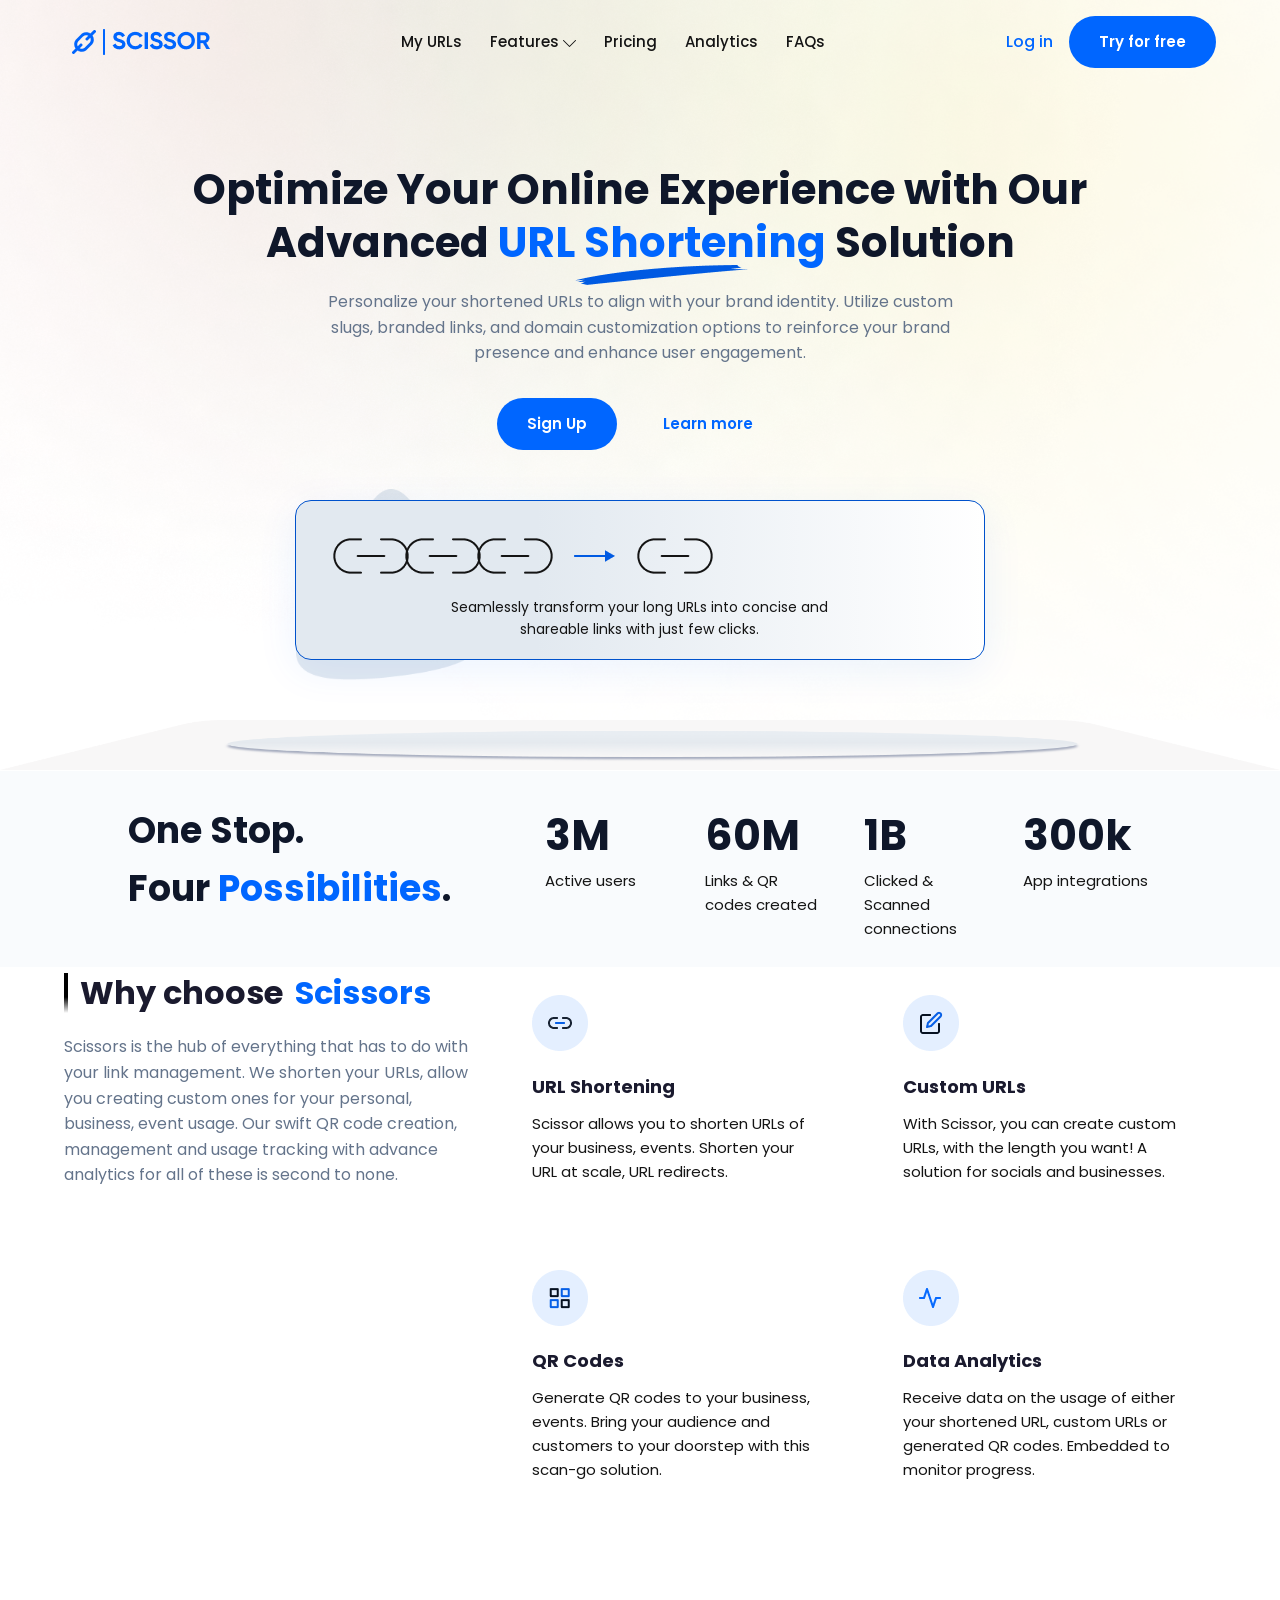
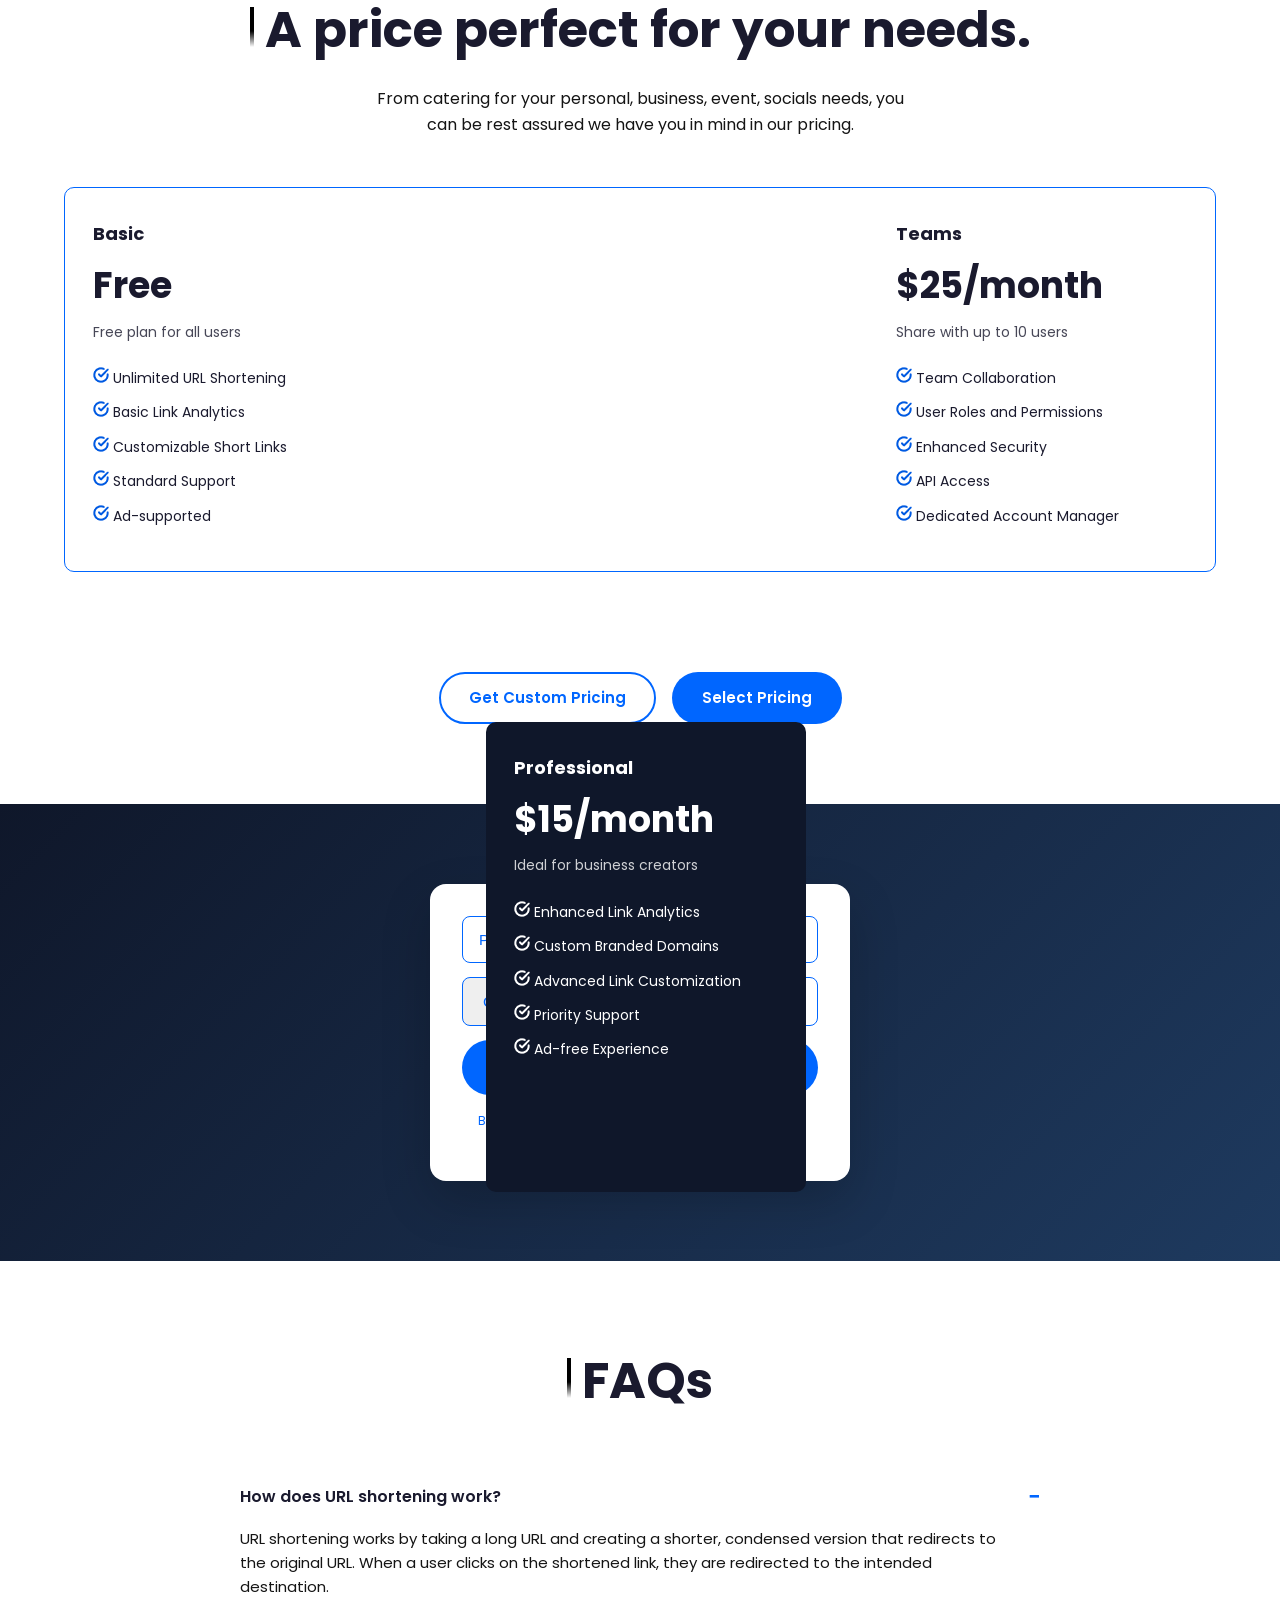
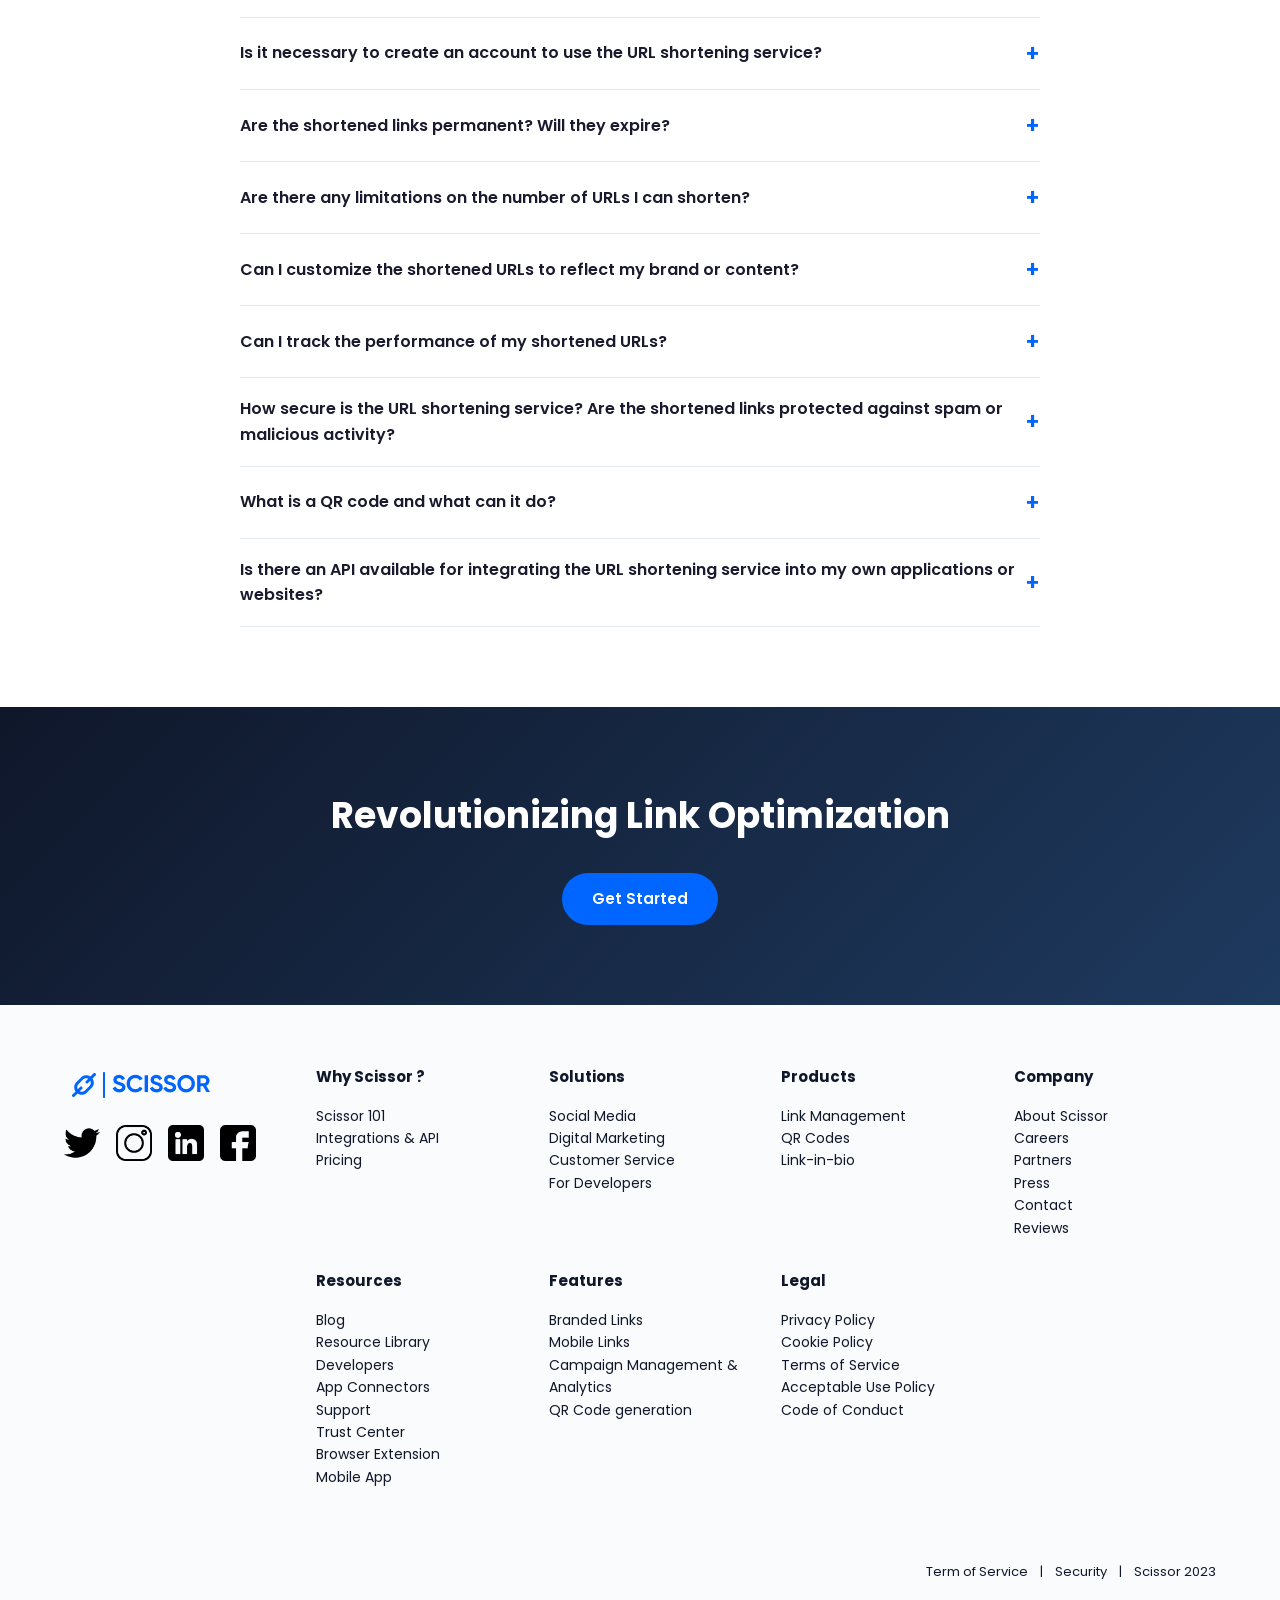
<file: index.html>
<!DOCTYPE html>
<html lang="en">
<head>
    <meta charset="UTF-8">
    <meta name="viewport" content="width=device-width, initial-scale=1.0">
    <title>SCISSOR WEBPAGE</title>
    <link rel="stylesheet" href="styles.css">
     <link href="https://fonts.googleapis.com/css2?family=Poppins:wght@300;400;500;600;700&display=swap" rel="stylesheet">
</head>
<body>

     <main>
    <header class="header">
        <div class="container headerContent">
            <a href="#" class="logo">
                <img src="Logo.png" alt="logoicon" class="logo-icon" >
            </a>
            <nav class="nav">
                <a href="#">My URLs</a>
                <a href="#features">Features <img src="Vector.png" alt="down-chevron" class="down-chevron"></a>
                <a href="#pricing">Pricing</a>
                <a href="#">Analytics</a>
                <a href="#faqs">FAQs</a>
            </nav>
            <div class="headerActions">
                <a href="#" class="btnText">Log in</a>
                <a href="#" class="btn btnPrimary">Try for free</a>
            </div>
        </div>
    </header>

    <section class="hero">
        <div class="container">
            <h1>Optimize Your Online Experience with Our<br>Advanced <span class="highlight">URL Shortening </span> Solution
            </h1>
            <p class="heroDetail">
                Personalize your shortened URLs to align with your brand identity. Utilize custom slugs, branded links, and domain customization options to reinforce your brand presence and enhance user engagement.
            </p>
            <div class="heroButtons">
                <a href="#" class="btn btnPrimary">Sign Up</a>
                <a href="#" class="btn btnOutline">Learn more</a>
            </div>

            <div class="heroIllustration">
                   <img src="Frame 1000001716.png" alt="Chain frame" class="chain" >
                   <img src="Vector 2.png" alt="vector 2" class="vector2">
                <p class="illustrationText">Seamlessly transform your long URLs into concise and shareable links with just few clicks.</p>
            </div>
        </div>
    </section>

    </main>

    <!-- Floating Bottom-->
    <img src="Group 3.png" alt="group 3"class="group3">

    <!-- Statistics Section -->
    <section class="stats">        
        <div class="statsGrid">
            <h2>One Stop.<br>Four<span> Possibilities</span>.</h2>
            <div class="statItem">
                <h3>3M</h3>
                <p>Active users</p>
            </div>
                <div class="statItem">
                    <h3>60M</h3>
                    <p>Links & QR <br>codes created</p>
                </div>
                <div class="statItem">
                    <h3>1B</h3>
                    <p>Clicked & Scanned connections</p>
                </div>
                <div class="statItem">
                    <h3>300k</h3>
                    <p>App integrations</p>
                </div>
            </div>        
    </section>

    <!-- Why Section -->
    <section class="Choose" >
        <div class="container">
            <div class="featuresGrid">

                 <div class="whyHeader">
                <h2><span class="bar"></span> Why choose <span > Scissors</span> </h2>
                <p>
                    Scissors is the hub of everything that has to do with your link management. We shorten your URLs, allow you creating custom ones for your personal, business, event usage. Our swift QR code creation, management and usage tracking with advance analytics for all of these is second to none.</p>
            </div>

                <div class="featureCard">
                    <img class="icon" src="Group 6.png" alt="Link Logo">
                    <h3>URL Shortening</h3>
                    <p>Scissor allows you to shorten URLs of your business, events. Shorten your URL at scale, URL redirects.</p>
                </div>
                <div class="featureCard">
                    <img class="icon" src="Group 6 (1).png" alt="Url Logo">
                    <h3>Custom URLs</h3>
                    <p>With Scissor, you can create custom URLs, with the length you want! A solution for socials and businesses.</p>
                </div>
                <div class="featureCard">
                    <img class="icon" src="Group 6 (2).png" alt="Link Logo">
                    <h3>QR Codes</h3>
                    <p>Generate QR codes to your business, events. Bring your audience and customers to your doorstep with this scan-go solution.</p>
                </div>
                <div class="featureCard">
                    <img class="icon" src="Group 6 (3).png" alt="Link Logo">
                    <h3>Data Analytics</h3>
                    <p>Receive data on the usage of either your shortened URL, custom URLs or generated QR codes. Embedded to monitor progress.</p>
                </div>
            </div>
        </div>
    </section>

    <section class="pricing">
        <div class="container">
            <h2><span class="bar"></span> A price perfect for your needs.</h2>
            <p class="pricingSub">
                From catering for your personal, business, event, socials needs, you can be rest assured we have you in mind in our pricing.
            </p>

            <div class="pricingCards basic">
                <div class="priceCard">
                    <h3>Basic</h3>
                    <div class="price">Free</div>
                    <p class="planDetail">Free plan for all users</p>
                    <ul>
                        <li><img src="check-circle (1).png" alt="Vector Check"> Unlimited URL Shortening</li>
                        <li><img src="check-circle (1).png" alt="Vector Check"> Basic Link Analytics</li>
                        <li><img src="check-circle (1).png" alt="Vector Check"> Customizable Short Links</li>
                        <li><img src="check-circle (1).png" alt="Vector Check"> Standard Support</li>
                        <li><img src="check-circle (1).png" alt="Vector Check"> Ad-supported</li>
                    </ul>
                </div>

                <div class="priceCard featured">
                    <h3>Professional</h3>
                    <div class="price">$15<span>/month</span></div>
                    <p class="planDetail">Ideal for business creators</p>
                    <ul>
                        <li><img src="check-circle.png" alt="Vector Check"> Enhanced Link Analytics</li>
                        <li><img src="check-circle.png" alt="Vector Check"> Custom Branded Domains</li>
                        <li><img src="check-circle.png" alt="Vector Check"> Advanced Link Customization</li>
                        <li><img src="check-circle.png" alt="Vector Check"> Priority Support</li>
                        <li><img src="check-circle.png" alt="Vector Check"> Ad-free Experience</li>
                    </ul>
                </div>

                <div class="priceCard teams">
                    <h3>Teams</h3>
                    <div class="price">$25<span>/month</span></div>
                    <p class="planDetail">Share with up to 10 users</p>
                    <ul>
                        <li><img src="check-circle (1).png" alt="Vector Check"> Team Collaboration</li>
                        <li><img src="check-circle (1).png" alt="Vector Check"> User Roles and Permissions</li>
                        <li><img src="check-circle (1).png" alt="Vector Check"> Enhanced Security</li>
                        <li><img src="check-circle (1).png" alt="Vector Check"> API Access</li>
                        <li><img src="check-circle (1).png" alt="Vector Check"> Dedicated Account Manager</li>
                    </ul>
                </div>
            </div>

            <div class="pricingActions">
                <a href="#" class="btn btnOutline2">Get Custom Pricing</a>
                <a href="#" class="btn btnPrimary">Select Pricing</a>
            </div>
        </div>
    </section>

    <!-- URL Shortener  -->
    <section class="shortener">
        <div class="container">
            <div class="toolCard">
                <input type="url" placeholder="Paste URL here..." class="urlInput">
                <div class="toolRow">
                    <select class="domainSelect">
                        <option>Choose Domain</option>
                        <option>Edikan's Domain</option>
                        <option>AltSchool Domain</option>
                    </select>
                    <input type="text" placeholder="Type Alias here" class="aliasInput">
                </div>
                <button class="btn btnPrimary fullWidth">Trim URL <img src="magic wand.png" alt="magic wand"></button>
                <p class="legalText">By clicking Trim URL, I agree to the <a href="#">Terms of Service</a>, 
                    <a href="#">Privacy Policy</a> and Use of Cookies.
                </p>
            </div>
        </div>
    </section>

    <!-- FAQ Section -->
    <section class="faq">
        <div class="container">
            <h2><span class="bar"></span> FAQs</h2>
            <div class="faqList">
                <details open>
                    <summary open>How does URL shortening work?</summary>
                    <p>URL shortening works by taking a long URL and creating a shorter, condensed version that redirects to the original URL. When a user clicks on the shortened link, they are redirected to the intended destination.</p>
                </details>
                <details>
                    <summary>Is it necessary to create an account to use the URL shortening service?</summary>
                   
                </details>
                <details>
                    <summary>Are the shortened links permanent? Will they expire?</summary>                    
                </details>
                <details>
                    <summary>Are there any limitations on the number of URLs I can shorten?</summary>
                </details>
                <details>
                    <summary>Can I customize the shortened URLs to reflect my brand or content?</summary>
                </details>
                <details>
                    <summary>Can I track the performance of my shortened URLs?</summary>
                </details>
                <details>
                    <summary>How secure is the URL shortening service? Are the shortened links protected against spam or malicious activity?</summary>
                </details>
                <details>
                    <summary>What is a QR code and what can it do?</summary>                    
                </details>
                <details>
                    <summary>Is there an API available for integrating the URL shortening service into my own applications or websites?</summary>
                </details>
            </div>
        </div>
    </section>

    <section class="CTA">
        <div class="container">
            <h2>Revolutionizing Link Optimization</h2>
            <a href="#" class="btn btnPrimary">Get Started</a>
        </div>
    </section>

    <!-- Footer -->
    <footer class="footer">
        <div class="container">
            <div class="footerTop">
                <div class="footerBrand">
                    <a href="#" class="logo">
                <img src="Logo.png" alt="logoicon" class="logo-icon" >
            </a>
                    <div class="socials">
                        <a href="#"><img src="twitter.png" alt="Twitter Logo"></a>
                        <a href="#"><img src="instagram.png" alt="Instagram Logo"></a>
                        <a href="#"><img src="linkedin.png" alt="LinkedIn Logo"></a>
                        <a href="#"><img src="facebook.png" alt="Facebook Logo"></a>
                    </div>
                </div>

                <div class="footerLinks">
                    <div>
                        <h4>Why Scissor ?</h4>
                        <a href="#">Scissor 101</a>
                        <a href="#">Integrations & API</a>
                        <a href="#">Pricing</a>
                    </div>
                    <div>
                        <h4>Solutions</h4>
                        <a href="#">Social Media</a>
                        <a href="#">Digital Marketing</a>
                        <a href="#">Customer Service</a>
                        <a href="#">For Developers</a>
                    </div>
                    <div>
                        <h4>Products</h4>
                        <a href="#">Link Management</a>
                        <a href="#">QR Codes</a>
                        <a href="#">Link-in-bio</a>
                    </div>
                    <div>
                        <h4>Company</h4>
                        <a href="#">About Scissor</a>
                        <a href="#">Careers</a>
                        <a href="#">Partners</a>
                        <a href="#">Press</a>
                        <a href="#">Contact</a>
                        <a href="#">Reviews</a>
                    </div>
                    <div>
                        <h4>Resources</h4>
                        <a href="#">Blog</a>
                        <a href="#">Resource Library</a>
                        <a href="#">Developers</a>
                        <a href="#">App Connectors</a>
                        <a href="#">Support</a>
                        <a href="#">Trust Center</a>
                        <a href="#">Browser Extension</a>
                        <a href="#">Mobile App</a>
                    </div>
                    <div>
                        <h4>Features</h4>
                        <a href="#">Branded Links</a>
                        <a href="#">Mobile Links</a>
                        <a href="#">Campaign Management & Analytics</a>
                        <a href="#">QR Code generation</a>
                    </div>
                    <div>
                        <h4>Legal</h4>
                        <a href="#">Privacy Policy</a>
                        <a href="#">Cookie Policy</a>
                        <a href="#">Terms of Service</a>
                        <a href="#">Acceptable Use Policy</a>
                        <a href="#">Code of Conduct</a>
                    </div>
                </div>
            </div>

            <div class="footerBottom">
                <p><pre>Term of Service    |    Security    |    Scissor 2023</pre></p>
            </div>
        </div>
    </footer>
</body>
</html>
</file>
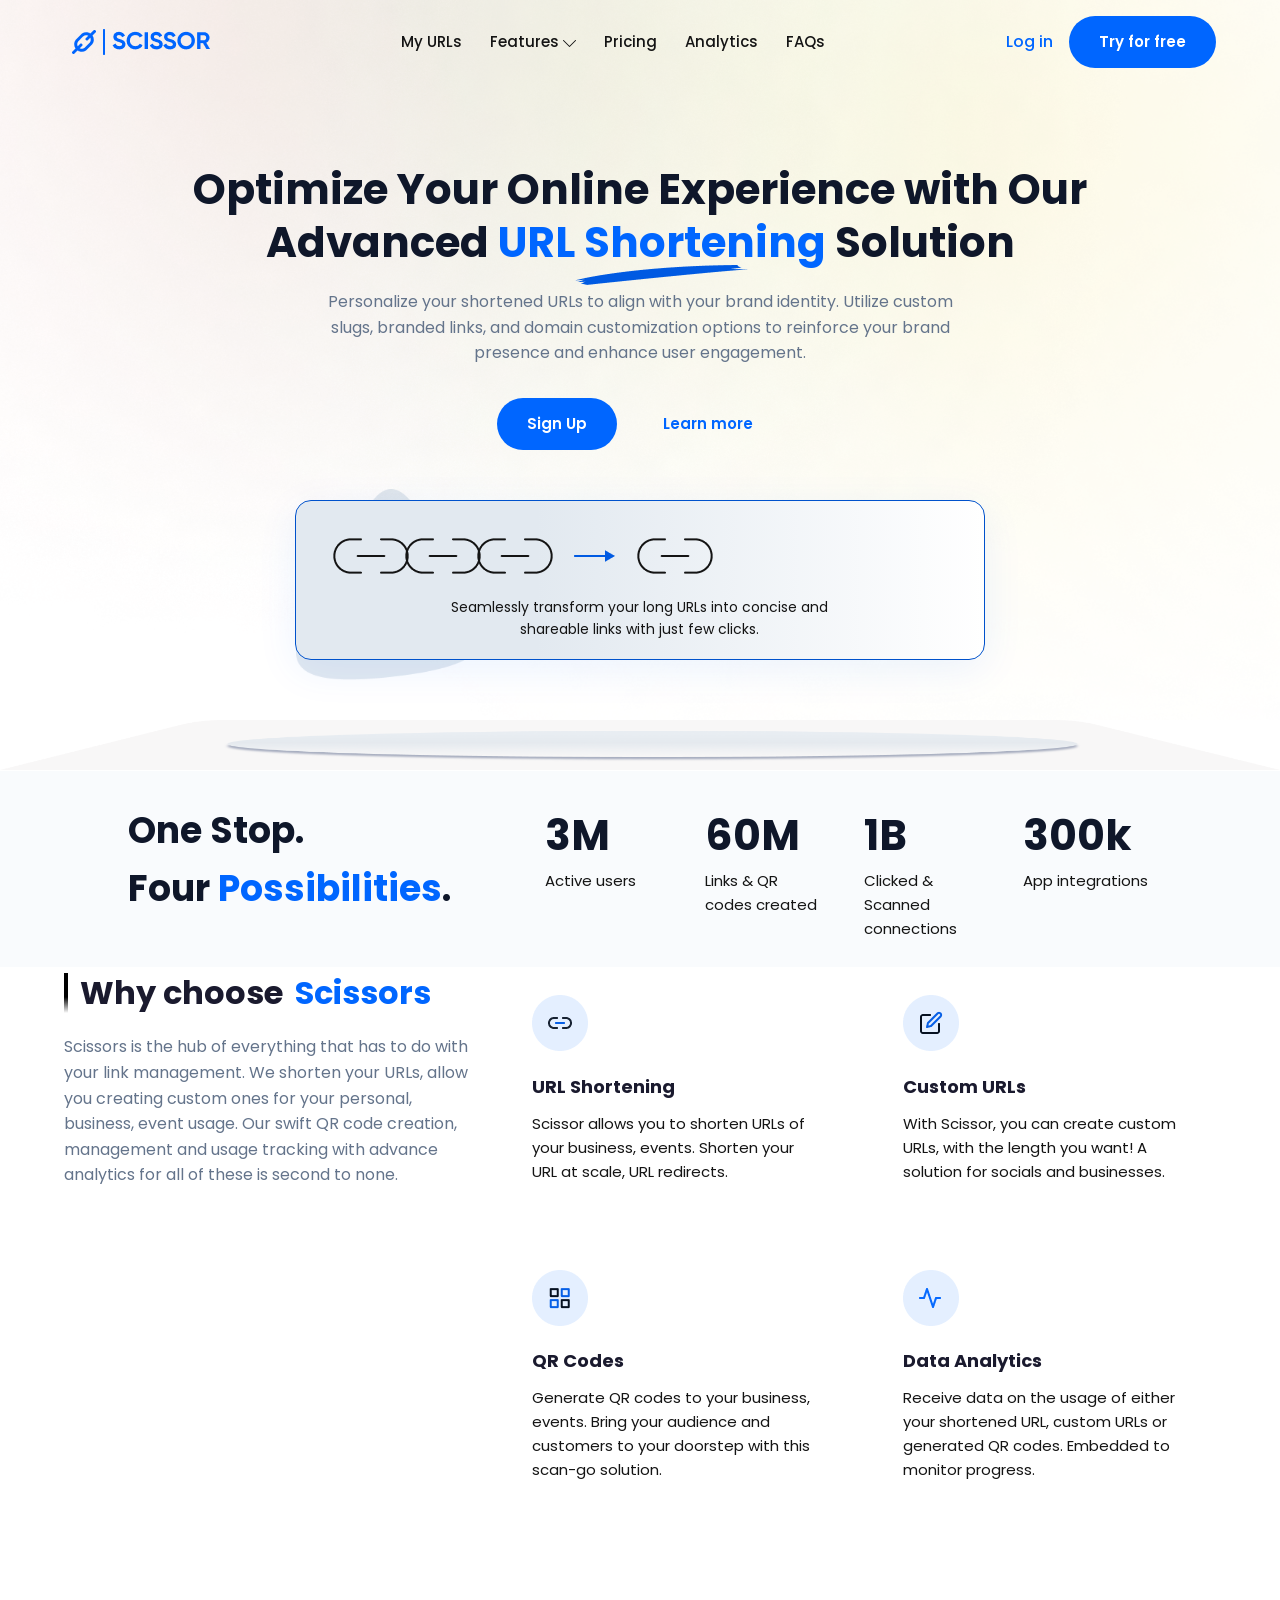
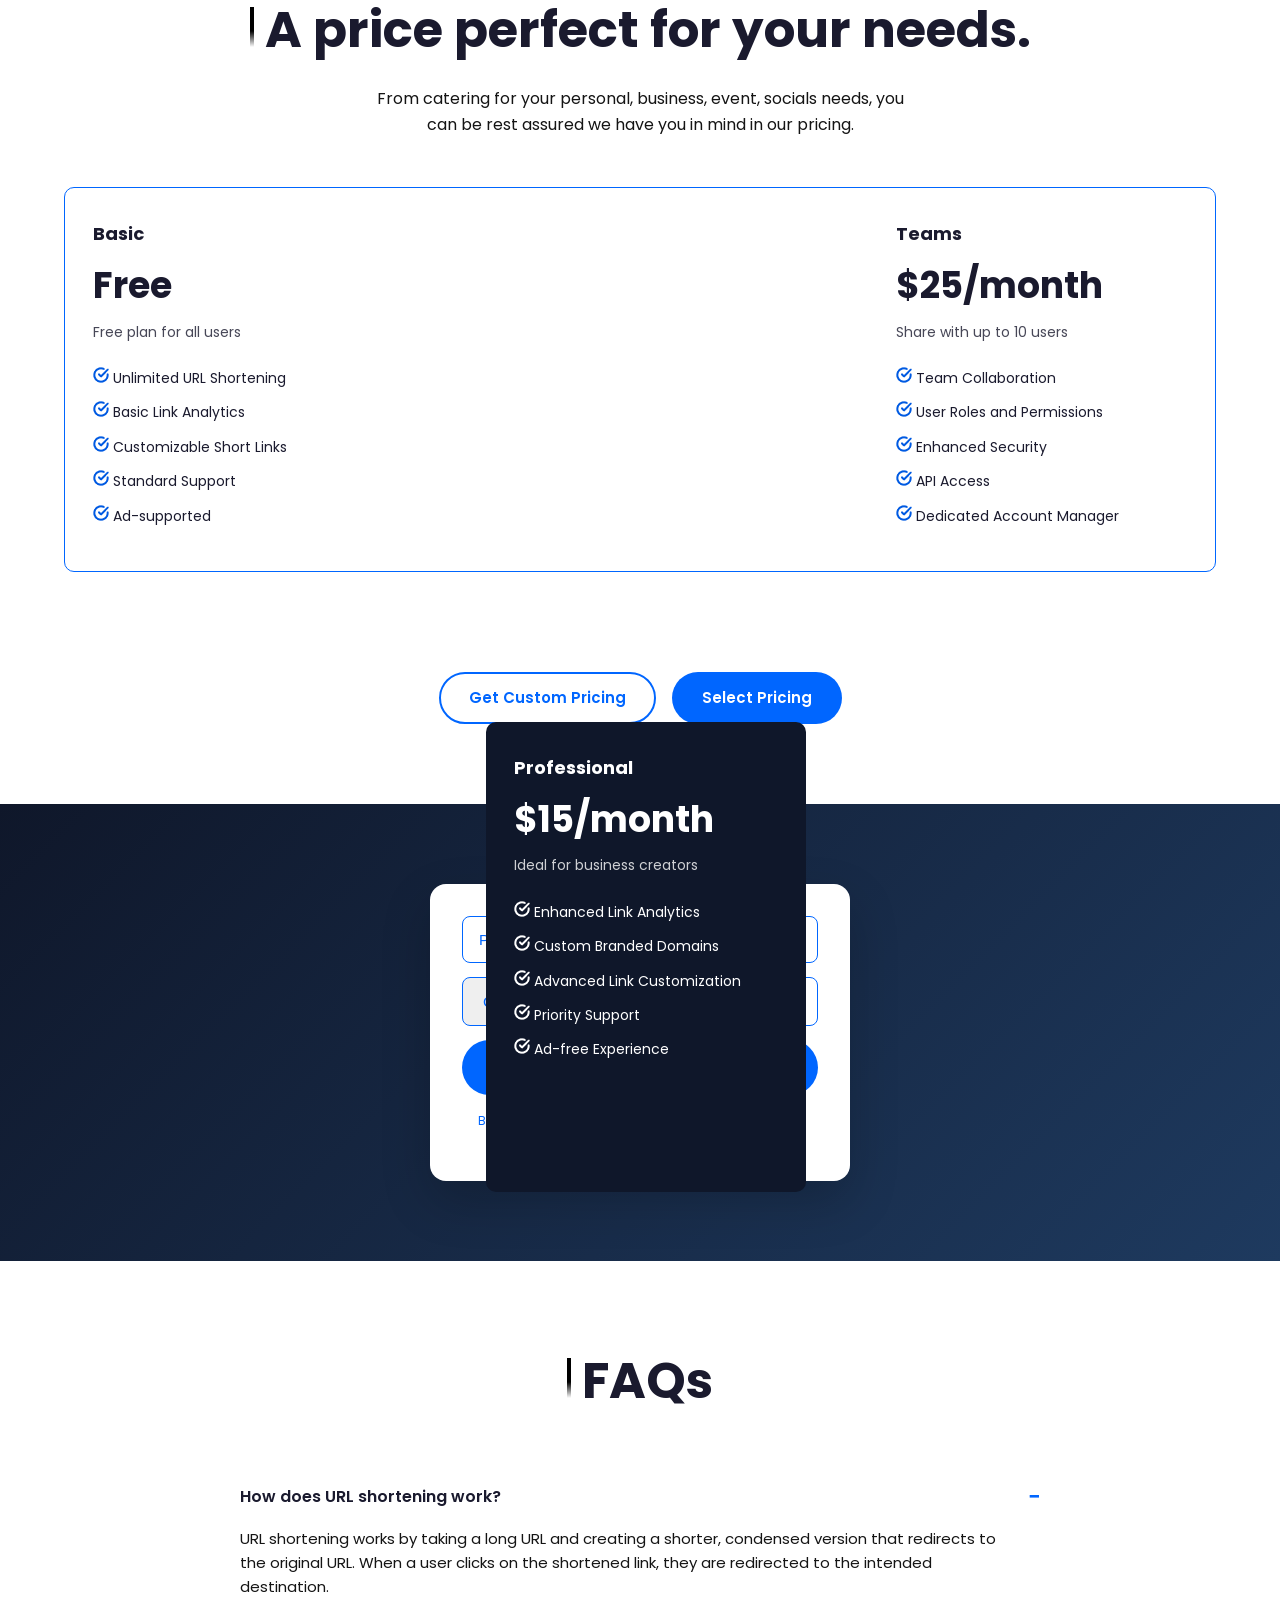
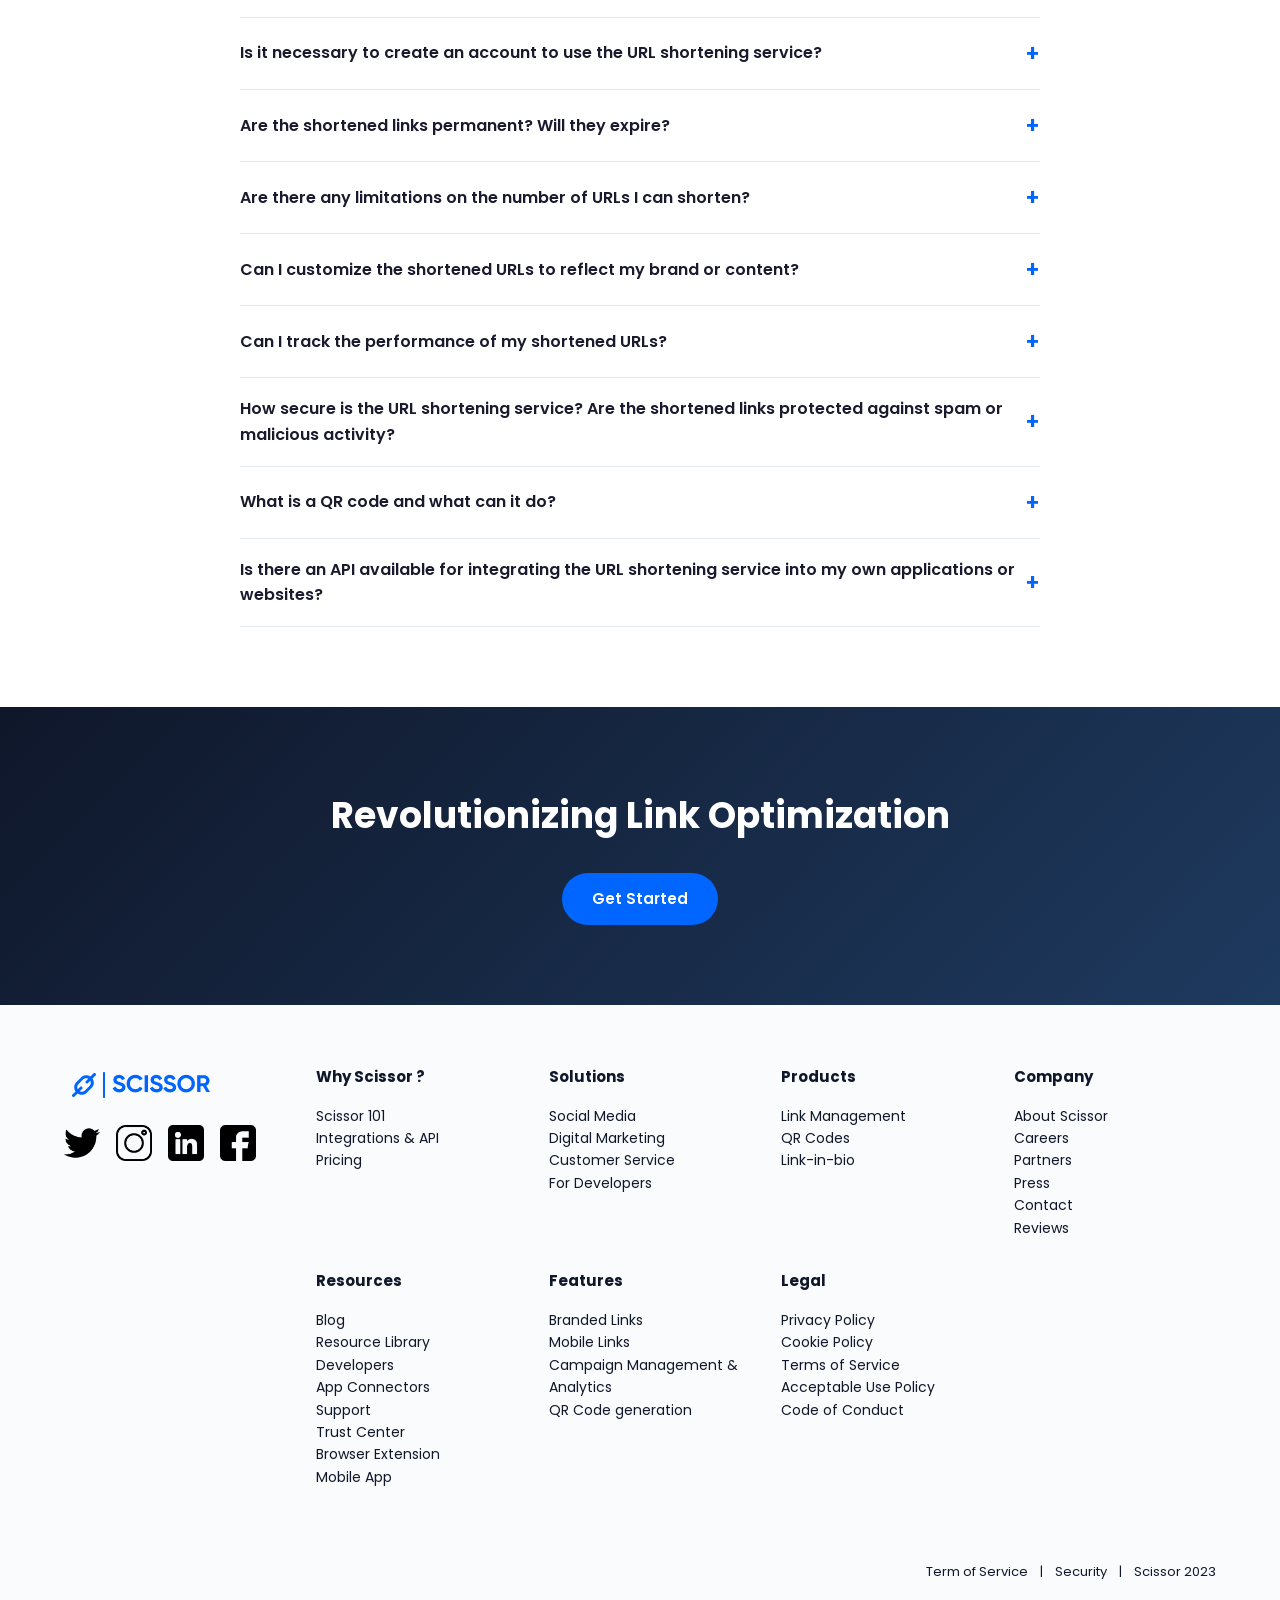
<file: indexq.html>
<!DOCTYPE html>
<html lang="en">
<head>
    <meta charset="UTF-8">
    <meta name="viewport" content="width=device-width, initial-scale=1.0">
    <title>SCISSORS WEBPAGE</title>
    <link rel="stylesheet" href="stylesq.css">
     <link href="https://fonts.googleapis.com/css2?family=Poppins:wght@300;400;500;600;700&display=swap" rel="stylesheet">
</head>
<body>

     <main>
    <header class="header">
        <div class="container headerContent">
            <a href="#" class="logo">
                <img src="Logo.png" alt="logoicon" class="logo-icon" >
            </a>
            <nav class="nav">
                <a href="#">My URLs</a>
                <a href="#features">Features <img src="Vector.png" alt="down-chevron" class="down-chevron"></a>
                <a href="#pricing">Pricing</a>
                <a href="#">Analytics</a>
                <a href="#faqs">FAQs</a>
            </nav>
            <div class="headerActions">
                <a href="#" class="btnText">Log in</a>
                <a href="#" class="btn btnPrimary">Try for free</a>
            </div>
        </div>
    </header>

    <section class="hero">
        <div class="container">
            <h1>Optimize Your Online Experience with Our<br>Advanced <span class="highlight">URL Shortening </span> Solution
            </h1>
            <p class="heroDetail">
                Personalize your shortened URLs to align with your brand identity. Utilize custom slugs, branded links, and domain customization options to reinforce your brand presence and enhance user engagement.
            </p>
            <div class="heroButtons">
                <a href="#" class="btn btnPrimary">Sign Up</a>
                <a href="#" class="btn btnOutline">Learn more</a>
            </div>

            <div class="heroIllustration">
                   <img src="Frame 1000001716.png" alt="Chain frame" class="chain" >
                   <img src="Vector 2.png" alt="vector 2" class="vector2">
                <p class="illustrationText">Seamlessly transform your long URLs into concise and shareable links with just few clicks.</p>
            </div>
        </div>
    </section>

    </main>

    <!-- Floating Bottom-->
    <img src="Group 3.png" alt="group 3"class="group3">

    <!-- Statistics Section -->
    <section class="stats">        
        <div class="statsGrid">
            <h2>One Stop.<br>Four<span> Possibilities</span>.</h2>
            <div class="statItem">
                <h3>3M</h3>
                <p>Active users</p>
            </div>
                <div class="statItem">
                    <h3>60M</h3>
                    <p>Links & QR <br>codes created</p>
                </div>
                <div class="statItem">
                    <h3>1B</h3>
                    <p>Clicked & Scanned connections</p>
                </div>
                <div class="statItem">
                    <h3>300k</h3>
                    <p>App integrations</p>
                </div>
            </div>        
    </section>

    <!-- Why Section -->
    <section class="Choose" >
        <div class="container">
            <div class="featuresGrid">

                 <div class="whyHeader">
                <h2><span class="bar"></span> Why choose <span > Scissors</span> </h2>
                <p>
                    Scissors is the hub of everything that has to do with your link management. We shorten your URLs, allow you creating custom ones for your personal, business, event usage. Our swift QR code creation, management and usage tracking with advance analytics for all of these is second to none.</p>
            </div>

                <div class="featureCard">
                    <img class="icon" src="Group 6.png" alt="Link Logo">
                    <h3>URL Shortening</h3>
                    <p>Scissor allows you to shorten URLs of your business, events. Shorten your URL at scale, URL redirects.</p>
                </div>
                <div class="featureCard">
                    <img class="icon" src="Group 6 (1).png" alt="Url Logo">
                    <h3>Custom URLs</h3>
                    <p>With Scissor, you can create custom URLs, with the length you want! A solution for socials and businesses.</p>
                </div>
                <div class="featureCard">
                    <img class="icon" src="Group 6 (2).png" alt="Link Logo">
                    <h3>QR Codes</h3>
                    <p>Generate QR codes to your business, events. Bring your audience and customers to your doorstep with this scan-go solution.</p>
                </div>
                <div class="featureCard">
                    <img class="icon" src="Group 6 (3).png" alt="Link Logo">
                    <h3>Data Analytics</h3>
                    <p>Receive data on the usage of either your shortened URL, custom URLs or generated QR codes. Embedded to monitor progress.</p>
                </div>
            </div>
        </div>
    </section>

    <section class="pricing">
        <div class="container">
            <h2><span class="bar"></span> A price perfect for your needs.</h2>
            <p class="pricingSub">
                From catering for your personal, business, event, socials needs, you can be rest assured we have you in mind in our pricing.
            </p>

            <div class="pricingCards basic">
                <div class="priceCard">
                    <h3>Basic</h3>
                    <div class="price">Free</div>
                    <p class="planDetail">Free plan for all users</p>
                    <ul>
                        <li><img src="check-circle (1).png" alt="Vector Check"> Unlimited URL Shortening</li>
                        <li><img src="check-circle (1).png" alt="Vector Check"> Basic Link Analytics</li>
                        <li><img src="check-circle (1).png" alt="Vector Check"> Customizable Short Links</li>
                        <li><img src="check-circle (1).png" alt="Vector Check"> Standard Support</li>
                        <li><img src="check-circle (1).png" alt="Vector Check"> Ad-supported</li>
                    </ul>
                </div>

                <div class="priceCard featured">
                    <h3>Professional</h3>
                    <div class="price">$15<span>/month</span></div>
                    <p class="planDetail">Ideal for business creators</p>
                    <ul>
                        <li><img src="check-circle.png" alt="Vector Check"> Enhanced Link Analytics</li>
                        <li><img src="check-circle.png" alt="Vector Check"> Custom Branded Domains</li>
                        <li><img src="check-circle.png" alt="Vector Check"> Advanced Link Customization</li>
                        <li><img src="check-circle.png" alt="Vector Check"> Priority Support</li>
                        <li><img src="check-circle.png" alt="Vector Check"> Ad-free Experience</li>
                    </ul>
                </div>

                <div class="priceCard teams">
                    <h3>Teams</h3>
                    <div class="price">$25<span>/month</span></div>
                    <p class="planDetail">Share with up to 10 users</p>
                    <ul>
                        <li><img src="check-circle (1).png" alt="Vector Check"> Team Collaboration</li>
                        <li><img src="check-circle (1).png" alt="Vector Check"> User Roles and Permissions</li>
                        <li><img src="check-circle (1).png" alt="Vector Check"> Enhanced Security</li>
                        <li><img src="check-circle (1).png" alt="Vector Check"> API Access</li>
                        <li><img src="check-circle (1).png" alt="Vector Check"> Dedicated Account Manager</li>
                    </ul>
                </div>
            </div>

            <div class="pricingActions">
                <a href="#" class="btn btnOutline2">Get Custom Pricing</a>
                <a href="#" class="btn btnPrimary">Select Pricing</a>
            </div>
        </div>
    </section>

    <!-- URL Shortener  -->
    <section class="shortener">
        <div class="container">
            <div class="toolCard">
                <input type="url" placeholder="Paste URL here..." class="urlInput">
                <div class="toolRow">
                    <select class="domainSelect">
                        <option>Choose Domain</option>
                        <option>Edikan's Domain</option>
                        <option>AltSchool Domain</option>
                    </select>
                    <input type="text" placeholder="Type Alias here" class="aliasInput">
                </div>
                <button class="btn btnPrimary fullWidth">Trim URL <img src="magic wand.png" alt="magic wand"></button>
                <p class="legalText">By clicking Trim URL, I agree to the <a href="#">Terms of Service</a>, 
                    <a href="#">Privacy Policy</a> and Use of Cookies.
                </p>
            </div>
        </div>
    </section>

    <!-- FAQ Section -->
    <section class="faq">
        <div class="container">
            <h2><span class="bar"></span> FAQs</h2>
            <div class="faqList">
                <details open>
                    <summary open>How does URL shortening work?</summary>
                    <p>URL shortening works by taking a long URL and creating a shorter, condensed version that redirects to the original URL. When a user clicks on the shortened link, they are redirected to the intended destination.</p>
                </details>
                <details>
                    <summary>Is it necessary to create an account to use the URL shortening service?</summary>
                   
                </details>
                <details>
                    <summary>Are the shortened links permanent? Will they expire?</summary>                    
                </details>
                <details>
                    <summary>Are there any limitations on the number of URLs I can shorten?</summary>
                </details>
                <details>
                    <summary>Can I customize the shortened URLs to reflect my brand or content?</summary>
                </details>
                <details>
                    <summary>Can I track the performance of my shortened URLs?</summary>
                </details>
                <details>
                    <summary>How secure is the URL shortening service? Are the shortened links protected against spam or malicious activity?</summary>
                </details>
                <details>
                    <summary>What is a QR code and what can it do?</summary>                    
                </details>
                <details>
                    <summary>Is there an API available for integrating the URL shortening service into my own applications or websites?</summary>
                </details>
            </div>
        </div>
    </section>

    <section class="CTA">
        <div class="container">
            <h2>Revolutionizing Link Optimization</h2>
            <a href="#" class="btn btnPrimary">Get Started</a>
        </div>
    </section>

    <!-- Footer -->
    <footer class="footer">
        <div class="container">
            <div class="footerTop">
                <div class="footerBrand">
                    <a href="#" class="logo">
                <img src="Logo.png" alt="logoicon" class="logo-icon" >
            </a>
                    <div class="socials">
                        <a href="#"><img src="twitter.png" alt="Twitter Logo"></a>
                        <a href="#"><img src="instagram.png" alt="Instagram Logo"></a>
                        <a href="#"><img src="linkedin.png" alt="LinkedIn Logo"></a>
                        <a href="#"><img src="facebook.png" alt="Facebook Logo"></a>
                    </div>
                </div>

                <div class="footerLinks">
                    <div>
                        <h4>Why Scissor ?</h4>
                        <a href="#">Scissor 101</a>
                        <a href="#">Integrations & API</a>
                        <a href="#">Pricing</a>
                    </div>
                    <div>
                        <h4>Solutions</h4>
                        <a href="#">Social Media</a>
                        <a href="#">Digital Marketing</a>
                        <a href="#">Customer Service</a>
                        <a href="#">For Developers</a>
                    </div>
                    <div>
                        <h4>Products</h4>
                        <a href="#">Link Management</a>
                        <a href="#">QR Codes</a>
                        <a href="#">Link-in-bio</a>
                    </div>
                    <div>
                        <h4>Company</h4>
                        <a href="#">About Scissor</a>
                        <a href="#">Careers</a>
                        <a href="#">Partners</a>
                        <a href="#">Press</a>
                        <a href="#">Contact</a>
                        <a href="#">Reviews</a>
                    </div>
                    <div>
                        <h4>Resources</h4>
                        <a href="#">Blog</a>
                        <a href="#">Resource Library</a>
                        <a href="#">Developers</a>
                        <a href="#">App Connectors</a>
                        <a href="#">Support</a>
                        <a href="#">Trust Center</a>
                        <a href="#">Browser Extension</a>
                        <a href="#">Mobile App</a>
                    </div>
                    <div>
                        <h4>Features</h4>
                        <a href="#">Branded Links</a>
                        <a href="#">Mobile Links</a>
                        <a href="#">Campaign Management & Analytics</a>
                        <a href="#">QR Code generation</a>
                    </div>
                    <div>
                        <h4>Legal</h4>
                        <a href="#">Privacy Policy</a>
                        <a href="#">Cookie Policy</a>
                        <a href="#">Terms of Service</a>
                        <a href="#">Acceptable Use Policy</a>
                        <a href="#">Code of Conduct</a>
                    </div>
                </div>
            </div>

            <div class="footerBottom">
                <p><pre>Term of Service    |    Security    |    Scissor 2023</pre></p>
            </div>
        </div>
    </footer>
</body>
</html>
</file>
<file: styles.css>
/* ===== Reset & Base ===== */
* {
    margin: 0;
    padding: 0;
    box-sizing: border-box;
}

body {
    font-family: 'Segoe UI',sans-serif;
    line-height: 1.6;
    color: #1a1a2e;
    font-family: Poppins;
    
}

main {
    background: url("aurora.png") center / cover no-repeat;
}
.container {
    max-width: 1200px;
    margin: 0 auto;
    padding: 0 24px;
}

a {
    text-decoration: none;  
}

ul {
    list-style: none;
}

/*  Buttons  */
.btn {
    display: inline-block;
    padding: 12px 28px;
    border-radius: 50px;
    font-weight: 600;
    font-size: 15px;
    transition: all 0.2s ease;
    border: 2px solid transparent;
    cursor: pointer;
}

.btnPrimary {
    background: #0066ff;
    color: white;
}

.btnPrimary:hover {
    background: #0052cc;
}

.btnOutline {
    background: transparent;
    color: #0066ff;
}

.btnOutline2{
     background: transparent;
    color: #0066ff;
    border: 2px solid #0066ff;
    border-radius: 50px;
}
.btnText {
    color: #0066ff;
    font-weight: 500;
    margin-right: 16px;
}

.fullWidth {
    width: 100%;
    text-align: center;
}

/* ===== Header ===== */
.header {
    padding: 16px 0;
    top: 0;
    z-index: 100;    
}

.headerContent {
    display: flex;
    align-items: center;
    justify-content: space-between;
}

.logo {
    font-weight: 700;
    font-size: 20px;
    display: flex;
    align-items: center;
    gap: 8px;
}

.logoIcon {
    font-size: 22px;
}

.nav {
    display: flex;
    gap: 28px;
}

.nav a {
    font-size: 15px;
    color: #141414;
    font-weight: 500;
}

.nav a:hover {
    color: #0066ff;
}

.downChevron{
    width:12px;
}

.headerActions {
    display: flex;
    align-items: center;
}

/*  Hero  Section  */
.hero {
    padding: 80px 0 60px;
    text-align: center;
}

.hero h1 {
    font-size: 42px;
    font-weight: 700;
    line-height: 1.25;
    margin-bottom: 20px;
    color: #0f172a;
}

.highlight {
    color: #0066ff;
    position: relative;
    display: inline-block;
}

.highlight::after {
    content: url("Vector 3.png");
    position: absolute;
    left: 0;
    bottom: 20px;
    width: 100%;
    height: 4px;
    border-radius: 2px;
}

.heroDetail {
    max-width: 640px;
    margin: 0 auto 32px;
    color: #64748b;
    font-size: 16px;
}

.heroButtons {
    display: flex;
    gap: 16px;
    justify-content: center;
    margin-bottom: 50px;
}

.heroIllustration {
    background: linear-gradient(to right, #E2E9F0 35%, white);
    border-radius: 16px;
    border: 0.5px solid #0052cc;
    padding-top:15px;
    max-width: 690px;
    height: 160px;
    margin: 0 auto;
    box-shadow: 0 10px 40px rgba(0, 102, 255, 0.08);
    position: relative;
}

.vector2 {
    z-index: -1;
    position: absolute;
    width:186.58px;
    height: 191.2px;
    inset: -12px 0px;
}
.chain {
    display: flex;
    align-items: center;
    justify-content: center;
    gap: 16px;
    font-size: 28px;
    margin-left:35px;
}

.illustrationText {
    font-size: 14px;
    color: #141414;
    width: 55%;
    margin: 0 auto;
 }

/* ===== Stats ===== */

.group3 {
    width: 100%;
    height: 50px;
    margin-bottom:0px;
}
.stats {
    margin-top:-6px;
     text-align: left;
     background-color: #F9FBFD;
     padding: 0 10%;
     
}

.stats h2 {
    font-size: 36px;
    font-weight: 700;
    margin-bottom: 50px;
    color: #0f172a;
}

.stats h2 span {
    color: #0066ff;
}

.statsGrid {
    padding: 3% 0 0 0 ;
    display: grid;
    grid-template-columns: 3fr 1fr 1fr 1fr 1fr;
    gap: 30px;
    align-items: start;
}

.statItem h3 {
    font-size: 42px;
    font-weight: 700;
    color: #0f172a;
}

.statItem p {
    color: #141414;
    font-size: 15px;
    text-align: left;
}

/*  Why Choose  */
.choose {
    padding: 80px 0;
    background-color:white;
}

.whyHeader {
    max-width: 700px;
    margin-bottom: 50px;
    
}

.whyHeader h2 {
    font-size: 32px;
    font-weight: 700;
    margin-bottom: 16px;
    display: flex;
    align-items: center;
    gap: 12px;
}

.bar {
    display: inline-block;
    width: 4px;
    height: 40px;
    background: linear-gradient(to bottom, black 60%, white);
    
}
.whyHeader span {
    color:#0066ff;

}


.featuresGrid {
    display: grid;
    grid-template-columns: 1.2fr 1fr 1fr;  
    grid-template-rows: auto auto;        
    gap: 30px;
}

.whyHeader {
    grid-row: span 2;
    
}
.whyHeader p {
    color: #64748b;
    font-size: 16px;
    
}
.featureCard {
    background: white;
    padding: 28px;
    }

.featureCard .icon {
    font-size: 28px;
    margin-bottom: 14px;
}

.featureCard h3 {
    font-size: 18px;
    margin-bottom: 10px;
}

.featureCard p {
    color: #141414;
    font-size: 15px;
}

/*  Pricing Section  */
.pricing {
    padding: 80px 0;
    text-align: center;
    margin: 0 auto;
}
.pricing h2{
    font-size: 50px;
    font-weight: 700;
    margin-bottom: 16px;
    top: -10px;
}

.pricingSub {
    max-width: 560px;
    margin: 0 auto 50px;
    color: #141414;
}

.pricingCards {
    display: grid;
    grid-template-columns: repeat(2, 1fr);
    column-gap:455px;
    margin-bottom: 40px;
    align-items: start;
    border: 0.5px solid #0066ff;
    border-radius: 10px;
}

.priceCard {
    padding: 32px 28px;
    text-align: left;
}

.priceCard.featured {
    background: #0f172a;
    color: white;
    height:470px;
    width: 25%;
    position: absolute;
    right: 37%; 
    top:258%;
    border-radius: 10px;
    border: none;
}

.priceCard h3 {
    font-size: 18px;
    margin-bottom: 8px;
}

.price {
    font-size: 36px;
    font-weight: 700;
    margin-bottom: 6px;
}

.planDetail {
    font-size: 14px;
    margin-bottom: 24px;
    opacity: 0.8;
}

.priceCard ul li {
    margin-bottom: 12px;
    font-size: 14px;
}

.pricingActions {
    margin: 100px auto 0;
    display: flex;
    gap: 16px;
    justify-content: center;
}

/* URL Shortener Section */
.shortener {
    background: linear-gradient(135deg, #0f172a, #1e3a5f);
    padding: 80px 0;
}

.toolCard {
    background: white;
    border-radius: 16px;
    padding: 32px;
    max-width: 420px;
    margin: 0 auto;
    box-shadow: 0 20px 50px rgba(0,0,0,0.2);
}

.urlInput,
.aliasInput,
.domainSelect {
    width: 100%;
    padding: 14px 16px;
    border: 1px solid #0066ff;
    border-radius: 8px;
    font-size: 15px;
    margin-bottom: 14px;
    color: #0066ff;
}

.toolRow {
    display: flex;
    gap: 12px;
    margin-bottom: 14px;
}

.domainSelect,
.aliasInput {
    flex: 1;
    margin-bottom: 0;
}

.legalText {
    font-size: 12px;
    color: #0066ff;
    margin-top: 16px;
    text-align: center;
}

.legalText a {
    color: #0066ff;
    font-weight: bold;
}
input::placeholder {
    color: #0066ff
}

/* faqs */
.faq {
    padding: 80px 0;
    margin: 0 auto;
    align-items: center;
}

.faq h2 {
    text-align: center;
    font-size: 50px;
    font-weight: 700;
}

.faqList {
    max-width: 800px;
    margin: 40px auto 0;
}

details {
    border-bottom: 1px solid #e2e8f0;
    padding: 18px 0;
}

summary {
    font-weight: 600;
    font-size: 16px;
    cursor: pointer;
    list-style: none;
    display: flex;
    justify-content: space-between;
    align-items: center;
}

details[open] summary::after {
    content: '−';
}

summary::after {
    content: '+';
    font-size: 22px;
    color: #0066ff;
}


details p {
    margin-top: 12px;
    color: #141414;
    font-size: 15px;
    padding-right: 30px;
}

/* Call To Action Section*/
.CTA{
    background: linear-gradient(135deg, #0f172a, #1e3a5f);
    padding: 80px 0;
    text-align: center;
    color: white;
}

.CTA h2 {
    font-size: 36px;
    margin-bottom: 28px;
}

/* Page Footer */
.footer {
    background: #F9FBFD;
    color: #0f172a;
    padding: 60px 0 30px;
}

.footerTop {
    display: flex;
    gap: 60px;
    margin-bottom: 50px;
}

.footerBrand {
    min-width: 180px;
}

.footer .logo {
    margin-bottom: 20px;
    display: inline-flex;
}

.socials {
    display: flex;
    gap: 16px;
}

.socials a {
    color: #0f172a;
    font-size: 18px;
}

.socials img {
    width: 36px;
    }

.footerLinks {
    display: grid;
    grid-template-columns: repeat(4, 1fr);
    gap: 30px;
    flex: 1;
    padding: 0;
    
}

.footerLinks h4 {
    color: #0f172a;
    font-size: 15px;
    margin-bottom: 16px;
}

.footerLinks a {
    display: block;
    font-size: 14px;
    
    color: #0f172a;
    padding: 0;
}

.footerLinks a:hover {
    color: #0f172a;
}

.footerBottom {
    padding-top: 24px;
    text-align: right;
    font-size: 13px;
}
pre {
    font-family: Poppins;
}
@media (max-width: 900px) {
  .about-grid,
  .features,
  .cta-grid,
  .footer-grid {
    grid-template-columns: 1fr;
  }

  .testimonial-grid {
    flex-direction: column;
    text-align: center;
  }

  .hero h1 {
    font-size: 2rem;
  }
}
</file>
<file: stylesq.css>
/* ===== Reset & Base ===== */
* {
    margin: 0;
    padding: 0;
    box-sizing: border-box;
}

body {
    font-family: 'Segoe UI',sans-serif;
    line-height: 1.6;
    color: #1a1a2e;
    font-family: Poppins;
    
}

main {
    background: url("aurora.png") center / cover no-repeat;
}
.container {
    max-width: 1200px;
    margin: 0 auto;
    padding: 0 24px;
}

a {
    text-decoration: none;  
}

ul {
    list-style: none;
}

/*  Buttons  */
.btn {
    display: inline-block;
    padding: 12px 28px;
    border-radius: 50px;
    font-weight: 600;
    font-size: 15px;
    transition: all 0.2s ease;
    border: 2px solid transparent;
    cursor: pointer;
}

.btnPrimary {
    background: #0066ff;
    color: white;
}

.btnPrimary:hover {
    background: #0052cc;
}

.btnOutline {
    background: transparent;
    color: #0066ff;
}

.btnOutline2{
     background: transparent;
    color: #0066ff;
    border: 2px solid #0066ff;
    border-radius: 50px;
}
.btnText {
    color: #0066ff;
    font-weight: 500;
    margin-right: 16px;
}

.fullWidth {
    width: 100%;
    text-align: center;
}

/* ===== Header ===== */
.header {
    padding: 16px 0;
    top: 0;
    z-index: 100;    
}

.headerContent {
    display: flex;
    align-items: center;
    justify-content: space-between;
}

.logo {
    font-weight: 700;
    font-size: 20px;
    display: flex;
    align-items: center;
    gap: 8px;
}

.logoIcon {
    font-size: 22px;
}

.nav {
    display: flex;
    gap: 28px;
}

.nav a {
    font-size: 15px;
    color: #141414;
    font-weight: 500;
}

.nav a:hover {
    color: #0066ff;
}

.downChevron{
    width:12px;
}

.headerActions {
    display: flex;
    align-items: center;
}

/*  Hero  Section  */
.hero {
    padding: 80px 0 60px;
    text-align: center;
}

.hero h1 {
    font-size: 42px;
    font-weight: 700;
    line-height: 1.25;
    margin-bottom: 20px;
    color: #0f172a;
}

.highlight {
    color: #0066ff;
    position: relative;
    display: inline-block;
}

.highlight::after {
    content: url("Vector 3.png");
    position: absolute;
    left: 0;
    bottom: 20px;
    width: 100%;
    height: 4px;
    border-radius: 2px;
}

.heroDetail {
    max-width: 640px;
    margin: 0 auto 32px;
    color: #64748b;
    font-size: 16px;
}

.heroButtons {
    display: flex;
    gap: 16px;
    justify-content: center;
    margin-bottom: 50px;
}

.heroIllustration {
    background: linear-gradient(to right, #E2E9F0 35%, white);
    border-radius: 16px;
    border: 0.5px solid #0052cc;
    padding-top:15px;
    max-width: 690px;
    height: 160px;
    margin: 0 auto;
    box-shadow: 0 10px 40px rgba(0, 102, 255, 0.08);
    position: relative;
}

.vector2 {
    z-index: -1;
    position: absolute;
    width:186.58px;
    height: 191.2px;
    inset: -12px 0px;
}
.chain {
    display: flex;
    align-items: center;
    justify-content: center;
    gap: 16px;
    font-size: 28px;
    margin-left:35px;
}

.illustrationText {
    font-size: 14px;
    color: #141414;
    width: 55%;
    margin: 0 auto;
 }

/* ===== Stats ===== */

.group3 {
    width: 100%;
    height: 50px;
    margin-bottom:0px;
}
.stats {
    margin-top:-6px;
     text-align: left;
     background-color: #F9FBFD;
     padding: 0 10%;
     
}

.stats h2 {
    font-size: 36px;
    font-weight: 700;
    margin-bottom: 50px;
    color: #0f172a;
}

.stats h2 span {
    color: #0066ff;
}

.statsGrid {
    padding: 3% 0 0 0 ;
    display: grid;
    grid-template-columns: 3fr 1fr 1fr 1fr 1fr;
    gap: 30px;
    align-items: start;
}

.statItem h3 {
    font-size: 42px;
    font-weight: 700;
    color: #0f172a;
}

.statItem p {
    color: #141414;
    font-size: 15px;
    text-align: left;
}

/*  Why Choose  */
.choose {
    padding: 80px 0;
    background-color:white;
}

.whyHeader {
    max-width: 700px;
    margin-bottom: 50px;
    
}

.whyHeader h2 {
    font-size: 32px;
    font-weight: 700;
    margin-bottom: 16px;
    display: flex;
    align-items: center;
    gap: 12px;
}

.bar {
    display: inline-block;
    width: 4px;
    height: 40px;
    background: linear-gradient(to bottom, black 60%, white);
    
}
.whyHeader span {
    color:#0066ff;

}


.featuresGrid {
    display: grid;
    grid-template-columns: 1.2fr 1fr 1fr;  
    grid-template-rows: auto auto;        
    gap: 30px;
}

.whyHeader {
    grid-row: span 2;
    
}
.whyHeader p {
    color: #64748b;
    font-size: 16px;
    
}
.featureCard {
    background: white;
    padding: 28px;
    }

.featureCard .icon {
    font-size: 28px;
    margin-bottom: 14px;
}

.featureCard h3 {
    font-size: 18px;
    margin-bottom: 10px;
}

.featureCard p {
    color: #141414;
    font-size: 15px;
}

/*  Pricing Section  */
.pricing {
    padding: 80px 0;
    text-align: center;
    margin: 0 auto;
}
.pricing h2{
    font-size: 50px;
    font-weight: 700;
    margin-bottom: 16px;
    top: -10px;
}

.pricingSub {
    max-width: 560px;
    margin: 0 auto 50px;
    color: #141414;
}

.pricingCards {
    display: grid;
    grid-template-columns: repeat(2, 1fr);
    column-gap:455px;
    margin-bottom: 40px;
    align-items: start;
    border: 0.5px solid #0066ff;
    border-radius: 10px;
}

.priceCard {
    padding: 32px 28px;
    text-align: left;
}

.priceCard.featured {
    background: #0f172a;
    color: white;
    height:470px;
    width: 25%;
    position: absolute;
    right: 37%; 
    top:258%;
    border-radius: 10px;
    border: none;
}

.priceCard h3 {
    font-size: 18px;
    margin-bottom: 8px;
}

.price {
    font-size: 36px;
    font-weight: 700;
    margin-bottom: 6px;
}

.planDetail {
    font-size: 14px;
    margin-bottom: 24px;
    opacity: 0.8;
}

.priceCard ul li {
    margin-bottom: 12px;
    font-size: 14px;
}

.pricingActions {
    margin: 100px auto 0;
    display: flex;
    gap: 16px;
    justify-content: center;
}

/* URL Shortener Section */
.shortener {
    background: linear-gradient(135deg, #0f172a, #1e3a5f);
    padding: 80px 0;
}

.toolCard {
    background: white;
    border-radius: 16px;
    padding: 32px;
    max-width: 420px;
    margin: 0 auto;
    box-shadow: 0 20px 50px rgba(0,0,0,0.2);
}

.urlInput,
.aliasInput,
.domainSelect {
    width: 100%;
    padding: 14px 16px;
    border: 1px solid #0066ff;
    border-radius: 8px;
    font-size: 15px;
    margin-bottom: 14px;
    color: #0066ff;
}

.toolRow {
    display: flex;
    gap: 12px;
    margin-bottom: 14px;
}

.domainSelect,
.aliasInput {
    flex: 1;
    margin-bottom: 0;
}

.legalText {
    font-size: 12px;
    color: #0066ff;
    margin-top: 16px;
    text-align: center;
}

.legalText a {
    color: #0066ff;
    font-weight: bold;
}
input::placeholder {
    color: #0066ff
}

/* faqs */
.faq {
    padding: 80px 0;
    margin: 0 auto;
    align-items: center;
}

.faq h2 {
    text-align: center;
    font-size: 50px;
    font-weight: 700;
}

.faqList {
    max-width: 800px;
    margin: 40px auto 0;
}

details {
    border-bottom: 1px solid #e2e8f0;
    padding: 18px 0;
}

summary {
    font-weight: 600;
    font-size: 16px;
    cursor: pointer;
    list-style: none;
    display: flex;
    justify-content: space-between;
    align-items: center;
}

details[open] summary::after {
    content: '−';
}

summary::after {
    content: '+';
    font-size: 22px;
    color: #0066ff;
}


details p {
    margin-top: 12px;
    color: #141414;
    font-size: 15px;
    padding-right: 30px;
}

/* Call To Action Section*/
.CTA{
    background: linear-gradient(135deg, #0f172a, #1e3a5f);
    padding: 80px 0;
    text-align: center;
    color: white;
}

.CTA h2 {
    font-size: 36px;
    margin-bottom: 28px;
}

/* Page Footer */
.footer {
    background: #F9FBFD;
    color: #0f172a;
    padding: 60px 0 30px;
}

.footerTop {
    display: flex;
    gap: 60px;
    margin-bottom: 50px;
}

.footerBrand {
    min-width: 180px;
}

.footer .logo {
    margin-bottom: 20px;
    display: inline-flex;
}

.socials {
    display: flex;
    gap: 16px;
}

.socials a {
    color: #0f172a;
    font-size: 18px;
}

.socials img {
    width: 36px;
    }

.footerLinks {
    display: grid;
    grid-template-columns: repeat(4, 1fr);
    gap: 30px;
    flex: 1;
    padding: 0;
    
}

.footerLinks h4 {
    color: #0f172a;
    font-size: 15px;
    margin-bottom: 16px;
}

.footerLinks a {
    display: block;
    font-size: 14px;
    
    color: #0f172a;
    padding: 0;
}

.footerLinks a:hover {
    color: #0f172a;
}

.footerBottom {
    padding-top: 24px;
    text-align: right;
    font-size: 13px;
}
pre {
    font-family: Poppins;
}
@media (max-width: 900px) {
  .about-grid,
  .features,
  .cta-grid,
  .footer-grid {
    grid-template-columns: 1fr;
  }

  .testimonial-grid {
    flex-direction: column;
    text-align: center;
  }

  .hero h1 {
    font-size: 2rem;
  }
}
</file>
